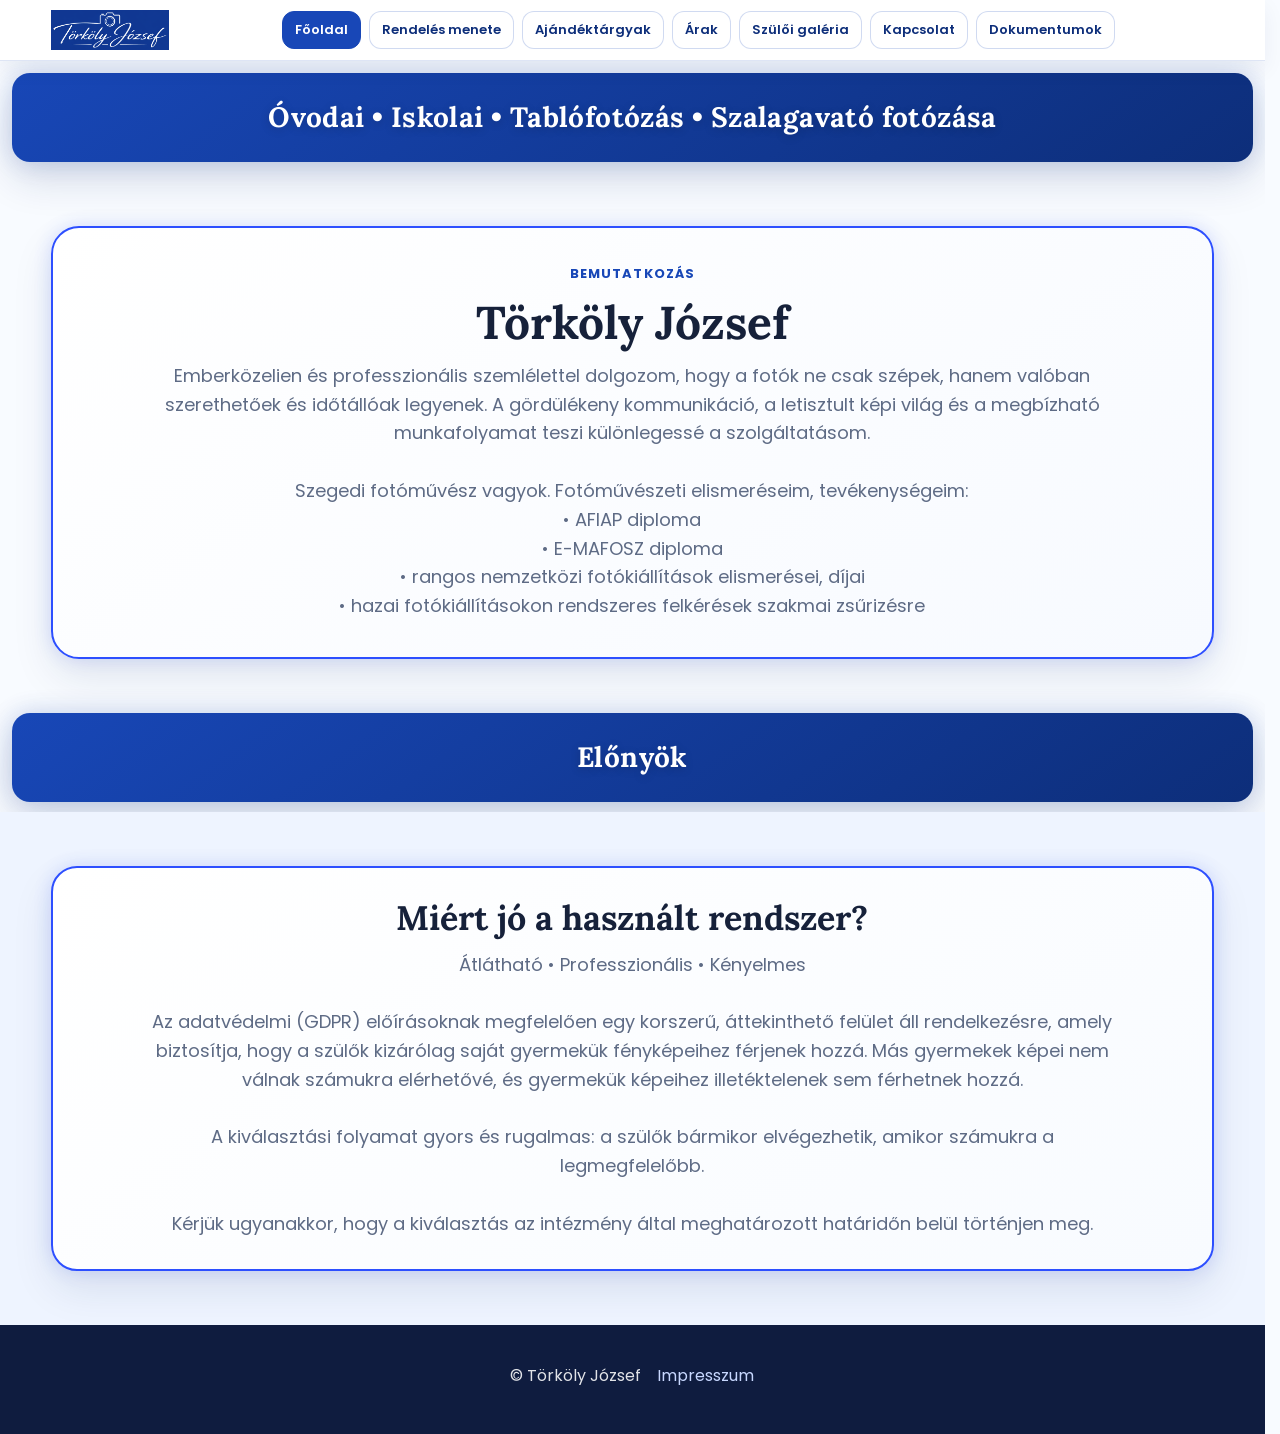
<file: index.html>
<!doctype html>
<html lang="hu">
<head>
  <meta charset="utf-8" />
  <meta name="viewport" content="width=device-width,initial-scale=1" />
  <title>Törköly József Fotó</title>
  <meta name="description" content="Óvodai, iskolai, tablófotózás, szalagavató fotózása" />

  <link rel="preconnect" href="https://fonts.googleapis.com">
  <link rel="preconnect" href="https://fonts.gstatic.com" crossorigin>
  <link href="https://fonts.googleapis.com/css2?family=Lora:wght@600;700&family=Poppins:wght@400;500;600;700&display=swap" rel="stylesheet">

  <link rel="icon" type="image/png" href="kepek/favicon.png">
  <link rel="apple-touch-icon" href="kepek/favicon.png">
  <link rel="stylesheet" href="style.css" />
</head>
<body>

  <header class="header">
    <div class="container header__row">
      <div class="brand" aria-label="Logó">
        <img src="kepek/logo.jpeg" alt="Logó" class="brand__img">
      </div>

      <nav class="nav" aria-label="Fő navigáció">
        <a class="active" href="index.html">Főoldal</a>
        <a href="rendeles-menete.html">Rendelés menete</a>
        <a href="ajandektargyak.html">Ajándéktárgyak</a>
        <a href="arak.html">Árak</a>
        <a href="szuloi-galeria.html">Szülői galéria</a>
        <a href="kapcsolat.html">Kapcsolat</a>
        <a href="dokumentumok.html">Dokumentumok</a>
      </nav>
    </div>
  </header>

  <main>
    <section class="service-strip">
      <div class="container">
        <p>Óvodai • Iskolai • Tablófotózás • Szalagavató fotózása</p>
      </div>
    </section>

    <section class="section">
      <div class="container">
        <div class="intro-card">
          <p class="section-kicker">Bemutatkozás</p>
          <h1>Törköly József</h1>

          <p class="lead intro-lead">
            Emberközelien és professzionális szemlélettel dolgozom, hogy a fotók ne csak szépek,
            hanem valóban szerethetőek és időtállóak legyenek. A gördülékeny kommunikáció, a letisztult
            képi világ és a megbízható munkafolyamat teszi különlegessé a szolgáltatásom.<br><br>
          </p>

          <p class="lead intro-lead">
            Szegedi fotóművész vagyok. Fotóművészeti elismeréseim, tevékenységeim:
          </p>

          <p class="lead intro-lead">
            • AFIAP diploma<br>
            • E-MAFOSZ diploma<br>
            • rangos nemzetközi fotókiállítások elismerései, díjai<br>
            • hazai fotókiállításokon rendszeres felkérések szakmai zsűrizésre
          </p>
        </div>
      </div>
    </section>

    <section class="service-strip">
      <div class="container">
        <p>Előnyök</p>
      </div>
    </section>

    <section class="section section--light">
      <div class="container">
        <div class="feature-card">
          <h2>Miért jó a használt rendszer?</h2>

          <p class="lead intro-lead">
            Átlátható • Professzionális • Kényelmes<br><br>
          </p>

          <p class="lead intro-lead">
            Az adatvédelmi (GDPR) előírásoknak megfelelően egy korszerű, áttekinthető felület áll rendelkezésre,
            amely biztosítja, hogy a szülők kizárólag saját gyermekük fényképeihez férjenek hozzá.
            Más gyermekek képei nem válnak számukra elérhetővé, és gyermekük képeihez illetéktelenek sem férhetnek hozzá.<br><br>
          </p>

          <p class="lead intro-lead">
            A kiválasztási folyamat gyors és rugalmas: a szülők bármikor elvégezhetik,
            amikor számukra a legmegfelelőbb.<br><br>
          </p>

          <p class="lead intro-lead">
            Kérjük ugyanakkor, hogy a kiválasztás az intézmény által meghatározott határidőn belül történjen meg.
          </p>
        </div>
      </div>
    </section>
  </main>

  <footer class="footer">
    <div class="container footer__row">
      <p>© Törköly József</p>
      <a href="impresszum.html">Impresszum</a>
    </div>
  </footer>

</body>
</html>
</file>
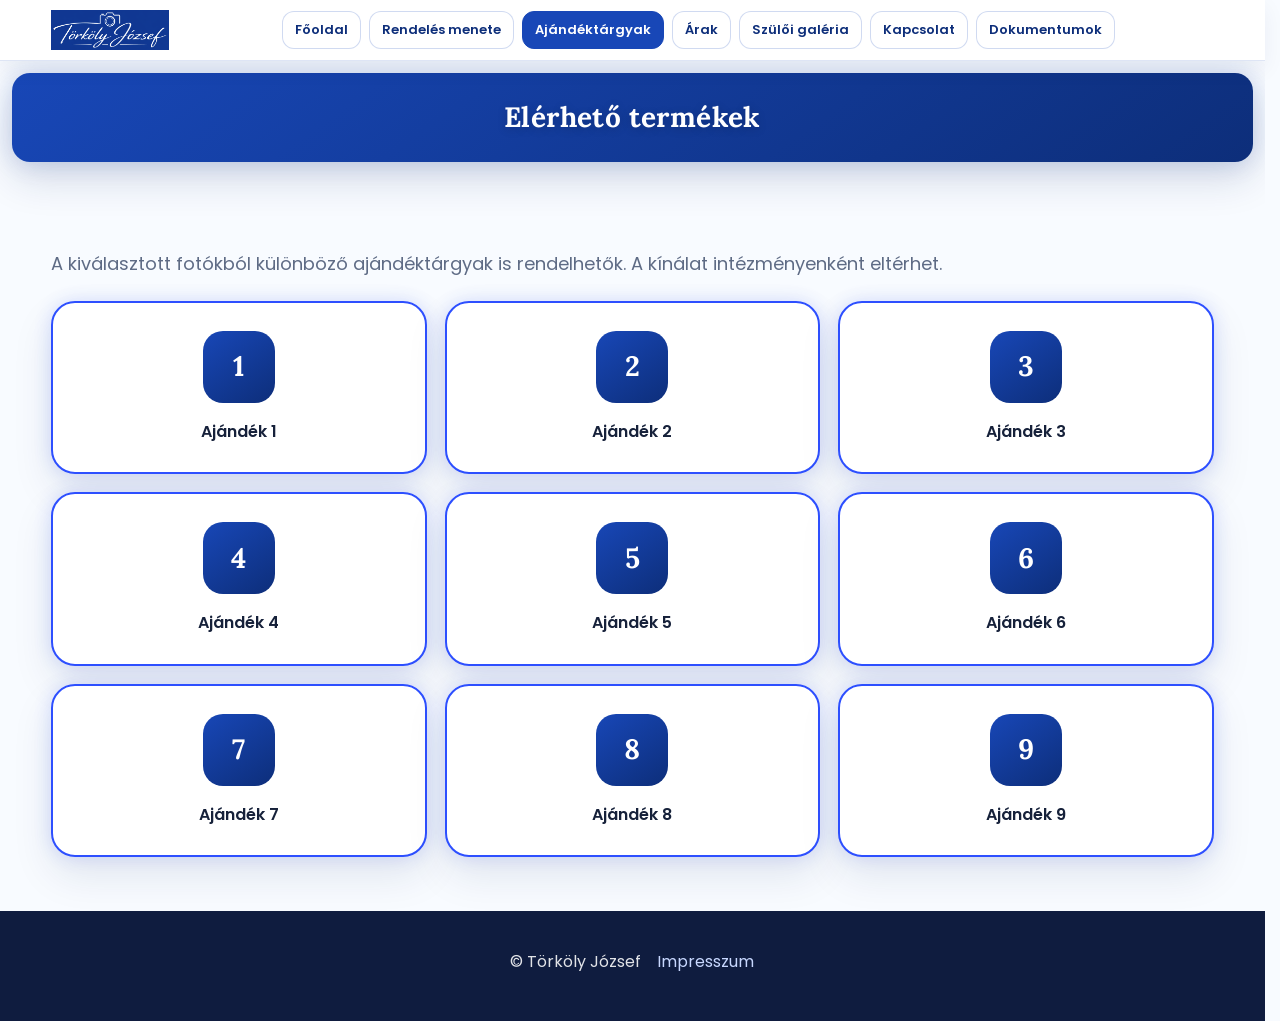
<file: ajandektargyak.html>
<!doctype html>
<html lang="hu">
<head>
  <meta charset="utf-8" />
  <meta name="viewport" content="width=device-width,initial-scale=1" />
  <title>Ajándéktárgyak</title>

  <link rel="preconnect" href="https://fonts.googleapis.com">
  <link rel="preconnect" href="https://fonts.gstatic.com" crossorigin>
  <link href="https://fonts.googleapis.com/css2?family=Lora:wght@600;700&family=Poppins:wght@400;500;600;700&display=swap" rel="stylesheet">

  <link rel="stylesheet" href="style.css" />
</head>
<body>

<header class="header">
  <div class="container header__row">

    <div class="brand" aria-label="Logó">
      <img src="kepek/logo.jpeg" alt="Logó" class="brand__img">
    </div>

    <nav class="nav">
      <a href="index.html">Főoldal</a>
      <a href="rendeles-menete.html">Rendelés menete</a>
      <a class="active" href="ajandektargyak.html">Ajándéktárgyak</a>
      <a href="arak.html">Árak</a>
      <a href="szuloi-galeria.html">Szülői galéria</a>
      <a href="kapcsolat.html">Kapcsolat</a>
      <a href="dokumentumok.html">Dokumentumok</a>
    </nav>

  </div>
</header>

<main>

  <section class="service-strip">
    <div class="container">
      <p>Elérhető termékek</p>
    </div>
  </section>

  <section class="section">
    <div class="container">

      <div class="section-heading">
        
      </div>

      <p class="lead">
        A kiválasztott fotókból különböző ajándéktárgyak is rendelhetők.
        A kínálat intézményenként eltérhet.
      </p>

      <div class="gift-grid">

        <div class="gift-card">
          <div class="gift-number">1</div>
          <p>Ajándék 1</p>
        </div>

        <div class="gift-card">
          <div class="gift-number">2</div>
          <p>Ajándék 2</p>
        </div>

        <div class="gift-card">
          <div class="gift-number">3</div>
          <p>Ajándék 3</p>
        </div>

        <div class="gift-card">
          <div class="gift-number">4</div>
          <p>Ajándék 4</p>
        </div>

        <div class="gift-card">
          <div class="gift-number">5</div>
          <p>Ajándék 5</p>
        </div>

        <div class="gift-card">
          <div class="gift-number">6</div>
          <p>Ajándék 6</p>
        </div>

        <div class="gift-card">
          <div class="gift-number">7</div>
          <p>Ajándék 7</p>
        </div>

        <div class="gift-card">
          <div class="gift-number">8</div>
          <p>Ajándék 8</p>
        </div>

        <div class="gift-card">
          <div class="gift-number">9</div>
          <p>Ajándék 9</p>
        </div>

      </div>

    </div>
  </section>

</main>

<footer class="footer">
  <div class="container footer__row">
    <p>© Törköly József</p>
    <a href="impresszum.html">Impresszum</a>
  </div>
</footer>

</body>
</html>
</file>
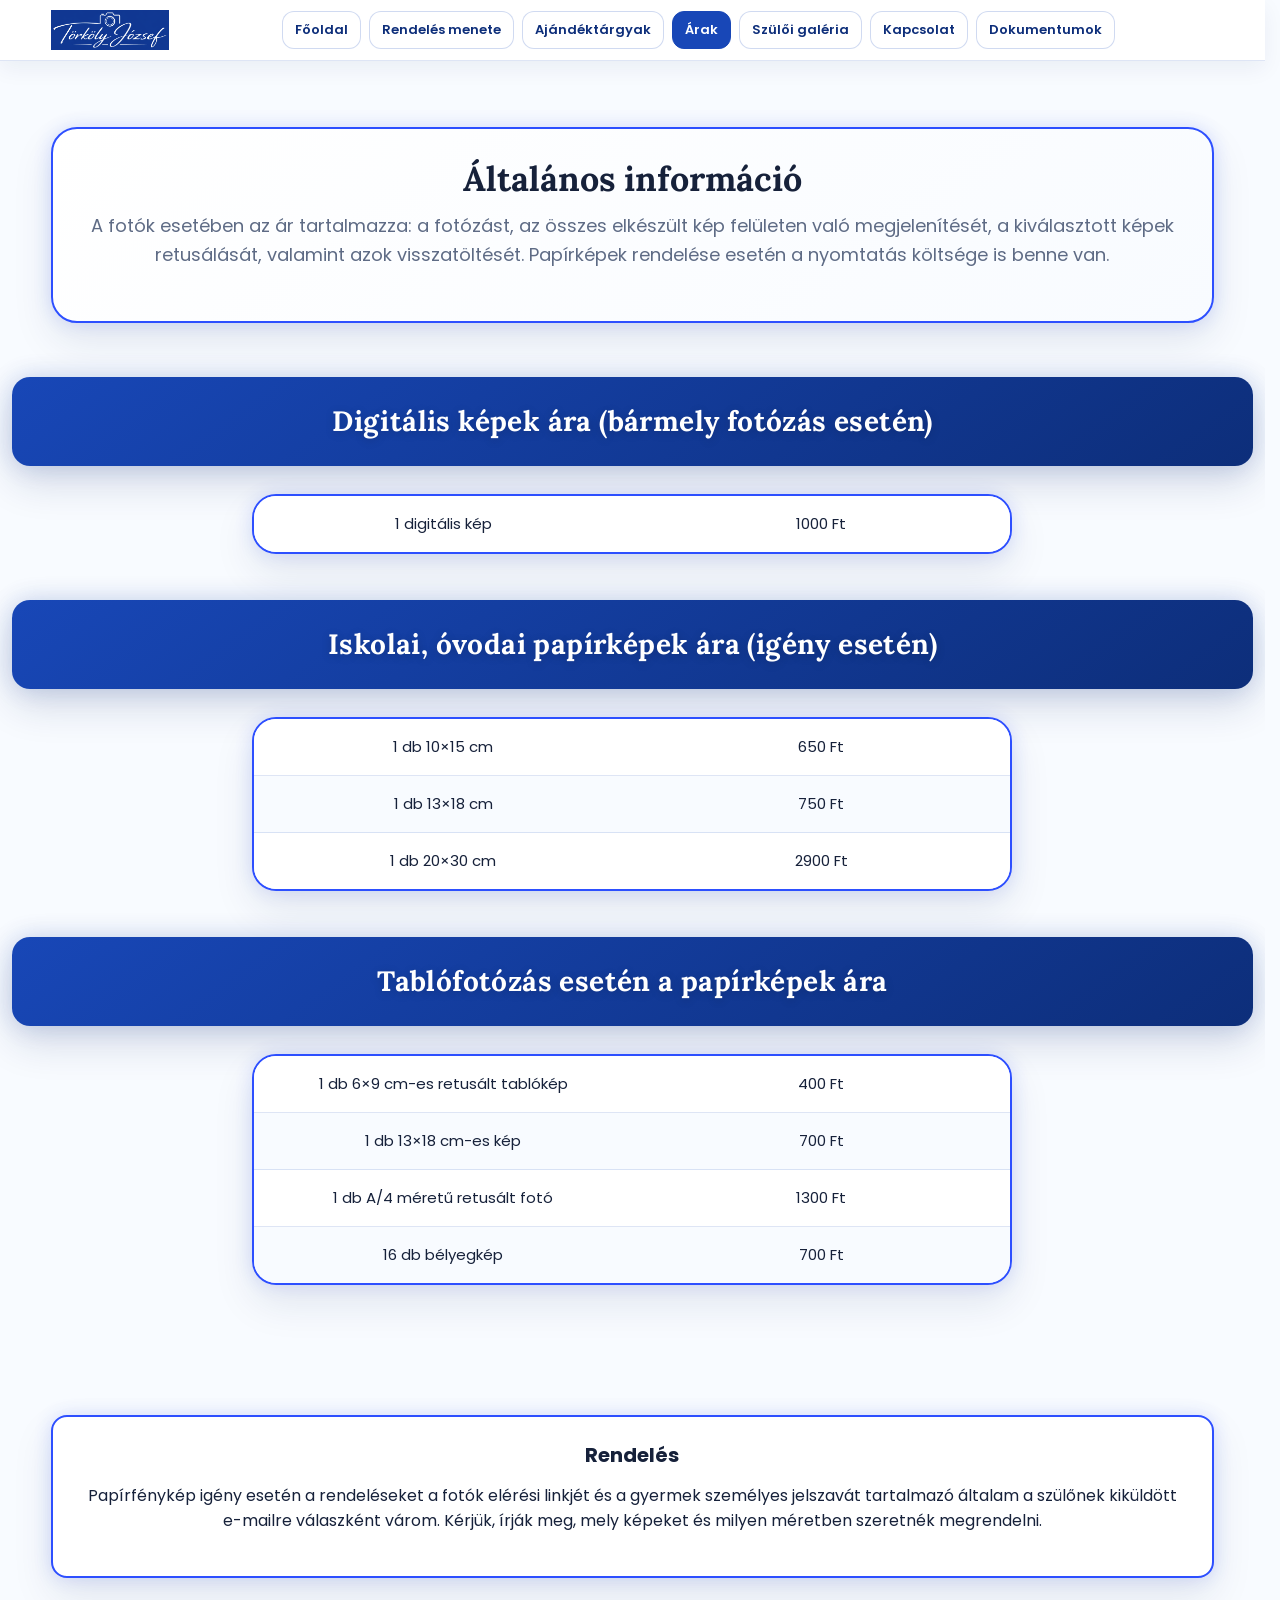
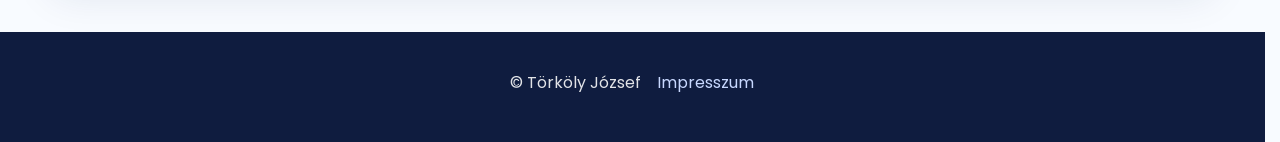
<file: arak.html>
<!doctype html>
<html lang="hu">
<head>
  <meta charset="utf-8" />
  <meta name="viewport" content="width=device-width,initial-scale=1" />
  <title>Árak</title>

  <link rel="preconnect" href="https://fonts.googleapis.com">
  <link rel="preconnect" href="https://fonts.gstatic.com" crossorigin>
  <link href="https://fonts.googleapis.com/css2?family=Lora:wght@600;700&family=Poppins:wght@400;500;600;700&display=swap" rel="stylesheet">

  <link rel="icon" type="image/png" href="kepek/favicon.png">
  <link rel="apple-touch-icon" href="kepek/favicon.png">
  <link rel="stylesheet" href="style.css" />
</head>
<body>

<header class="header">
  <div class="container header__row">

    <div class="brand" aria-label="Logó">
      <img src="kepek/logo.jpeg" alt="Logó" class="brand__img">
    </div>

    <nav class="nav" aria-label="Fő navigáció">
      <a href="index.html">Főoldal</a>
      <a href="rendeles-menete.html">Rendelés menete</a>
      <a href="ajandektargyak.html">Ajándéktárgyak</a>
      <a class="active" href="arak.html">Árak</a>
      <a href="szuloi-galeria.html">Szülői galéria</a>
      <a href="kapcsolat.html">Kapcsolat</a>
      <a href="dokumentumok.html">Dokumentumok</a>
    </nav>

  </div>
</header>

<main>

  <section class="section">
    <div class="container">

      <div class="feature-card">
        <h2>Általános információ</h2>

        <p class="lead">
          A fotók esetében az ár tartalmazza: a fotózást, az összes elkészült kép
          felületen való megjelenítését, a kiválasztott képek retusálását,
          valamint azok visszatöltését. Papírképek rendelése esetén a nyomtatás költsége is benne van.
        </p>
      </div>

    </div>
  </section>

  <section class="service-strip price-strip">
    <div class="container">
      <p>Digitális képek ára (bármely fotózás esetén)</p>
    </div>
  </section>

  <section class="section price-section">
    <div class="container">

      <div class="price-table-wrap">
        <table class="price-table">
          <tbody>
            <tr>
              <td>1 digitális kép</td>
              <td>1000 Ft</td>
            </tr>
          </tbody>
        </table>
      </div>

    </div>
  </section>

  <section class="service-strip price-strip">
    <div class="container">
      <p>Iskolai, óvodai papírképek ára (igény esetén)</p>
    </div>
  </section>

  <section class="section price-section">
    <div class="container">

      <div class="price-table-wrap">
        <table class="price-table">
          <tbody>
            <tr>
              <td>1 db 10×15 cm</td>
              <td>650 Ft</td>
            </tr>
            <tr>
              <td>1 db 13×18 cm</td>
              <td>750 Ft</td>
            </tr>
            <tr>
              <td>1 db 20×30 cm</td>
              <td>2900 Ft</td>
            </tr>
          </tbody>
        </table>
      </div>

    </div>
  </section>

  <section class="service-strip price-strip">
    <div class="container">
      <p>Tablófotózás esetén a papírképek ára</p>
    </div>
  </section>

  <section class="section price-section">
    <div class="container">

      <div class="price-table-wrap">
        <table class="price-table">
          <tbody>
            <tr>
              <td>1 db 6×9 cm-es retusált tablókép</td>
              <td>400 Ft</td>
            </tr>
            <tr>
              <td>1 db 13×18 cm-es kép</td>
              <td>700 Ft</td>
            </tr>
            <tr>
              <td>1 db A/4 méretű retusált fotó</td>
              <td>1300 Ft</td>
            </tr>
            <tr>
              <td>16 db bélyegkép</td>
              <td>700 Ft</td>
            </tr>
          </tbody>
        </table>
      </div>

    </div>
  </section>

  <section class="section">
    <div class="container">

      <div class="info-panel">
        <h3>Rendelés</h3>
        <p>
          Papírfénykép igény esetén a rendeléseket a fotók elérési linkjét és a gyermek
          személyes jelszavát tartalmazó általam a szülőnek kiküldött e-mailre válaszként várom.
          Kérjük, írják meg, mely képeket és milyen méretben szeretnék megrendelni.
        </p>
      </div>

    </div>
  </section>

</main>

<footer class="footer">
  <div class="container footer__row">
    <p>© Törköly József</p>
    <a href="impresszum.html">Impresszum</a>
  </div>
</footer>

</body>
</html>
</file>
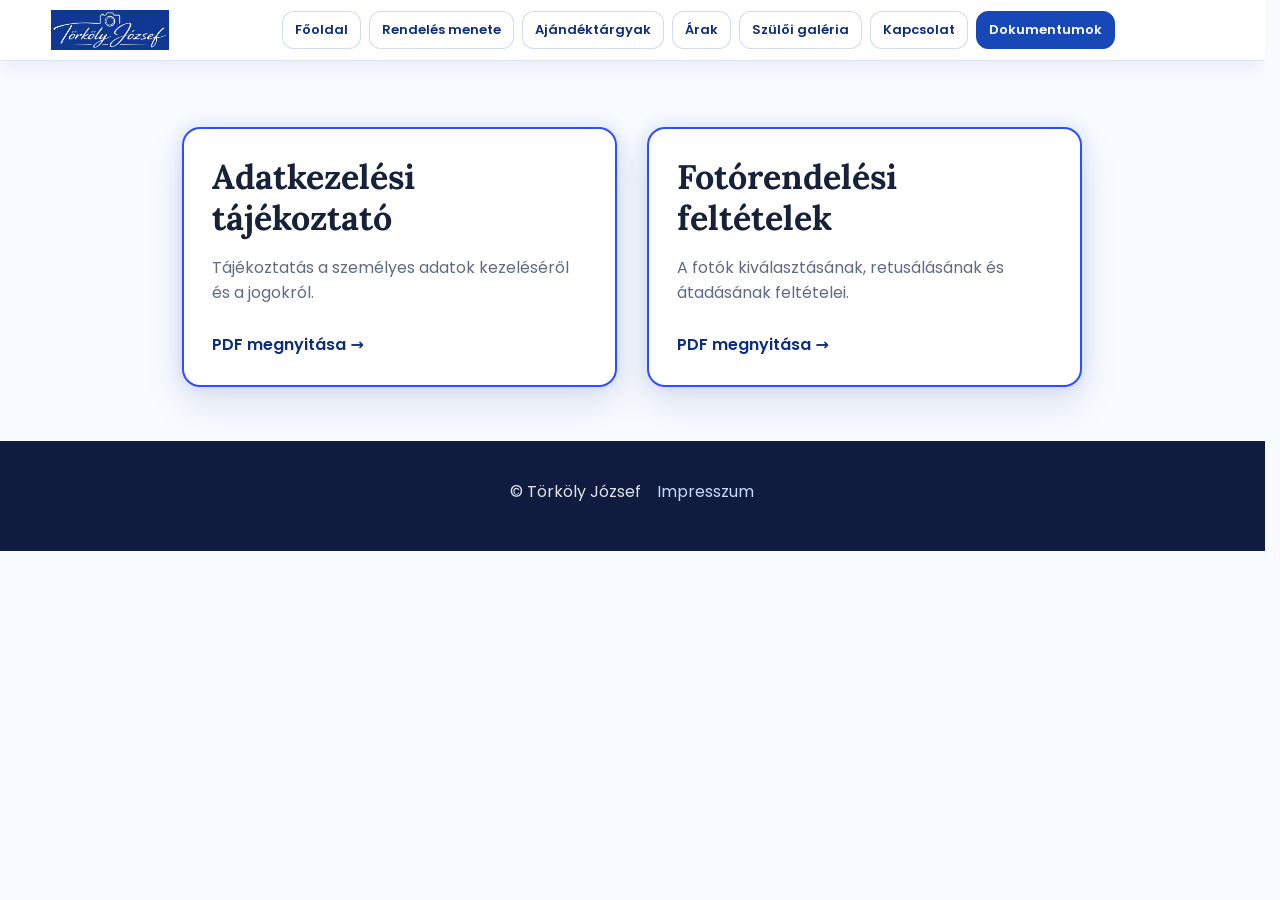
<file: dokumentumok.html>
<!DOCTYPE html>
<html lang="hu">
<head>
  <meta charset="UTF-8">
  <meta name="viewport" content="width=device-width, initial-scale=1.0">
  <title>Dokumentumok</title>

  <link rel="preconnect" href="https://fonts.googleapis.com">
  <link rel="preconnect" href="https://fonts.gstatic.com" crossorigin>
  <link href="https://fonts.googleapis.com/css2?family=Lora:wght@600;700&family=Poppins:wght@400;500;600;700&display=swap" rel="stylesheet">

  <link rel="icon" type="image/png" href="kepek/favicon.png">
  <link rel="apple-touch-icon" href="kepek/favicon.png">
  <link rel="stylesheet" href="style.css">
</head>
<body>

  <header class="header">
    <div class="container header__row">

      <div class="brand" aria-label="Logó">
        <img src="kepek/logo.jpeg" alt="Logó" class="brand__img">
      </div>

      <nav class="nav" aria-label="Fő navigáció">
        <a href="index.html">Főoldal</a>
        <a href="rendeles-menete.html">Rendelés menete</a>
        <a href="ajandektargyak.html">Ajándéktárgyak</a>
        <a href="arak.html">Árak</a>
        <a href="szuloi-galeria.html">Szülői galéria</a>
        <a href="kapcsolat.html">Kapcsolat</a>
        <a class="active" href="dokumentumok.html">Dokumentumok</a>
      </nav>

    </div>
  </header>

  <main class="section">
    <div class="container">

      <div class="docs-container">

        <a href="documents/adatkezelesi_tajekoztato.pdf" target="_blank" class="doc-card">
          <h2>Adatkezelési tájékoztató</h2>
          <p>Tájékoztatás a személyes adatok kezeléséről és a jogokról.</p>
          <span class="doc-open">PDF megnyitása →</span>
        </a>

        <a href="documents/fotorendelesi_feltetelek.pdf" target="_blank" class="doc-card">
          <h2>Fotórendelési feltételek</h2>
          <p>A fotók kiválasztásának, retusálásának és átadásának feltételei.</p>
          <span class="doc-open">PDF megnyitása →</span>
        </a>

      </div>

    </div>
  </main>

  <footer class="footer">
    <div class="container footer__row">
      <p>© Törköly József</p>
      <a href="impresszum.html">Impresszum</a>
    </div>
  </footer>

</body>
</html>
</file>
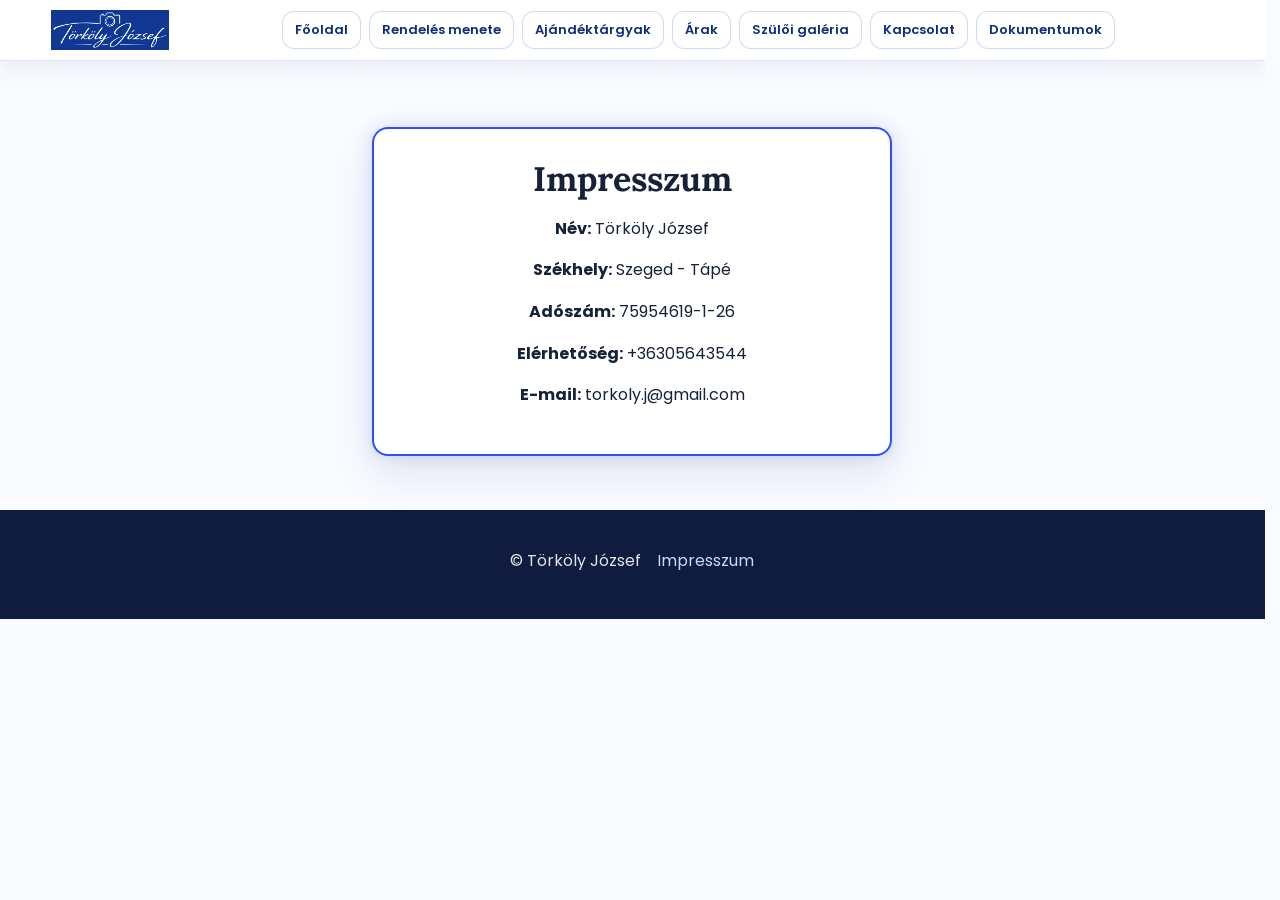
<file: impresszum.html>
<!doctype html>
<html lang="hu">
<head>
  <meta charset="utf-8" />
  <meta name="viewport" content="width=device-width,initial-scale=1" />
  <title>Impresszum</title>

  <link rel="preconnect" href="https://fonts.googleapis.com">
  <link rel="preconnect" href="https://fonts.gstatic.com" crossorigin>
  <link href="https://fonts.googleapis.com/css2?family=Lora:wght@600;700&family=Poppins:wght@400;500;600;700&display=swap" rel="stylesheet">

  <link rel="icon" type="image/png" href="kepek/favicon.png">
  <link rel="apple-touch-icon" href="kepek/favicon.png">
  <link rel="stylesheet" href="style.css" />
</head>
<body>

  <header class="header">
    <div class="container header__row">
      <div class="brand" aria-label="Logó">
        <img src="kepek/logo.jpeg" alt="Logó" class="brand__img">
      </div>

      <nav class="nav" aria-label="Fő navigáció">
        <a href="index.html">Főoldal</a>
        <a href="rendeles-menete.html">Rendelés menete</a>
        <a href="ajandektargyak.html">Ajándéktárgyak</a>
        <a href="arak.html">Árak</a>
        <a href="szuloi-galeria.html">Szülői galéria</a>
        <a href="kapcsolat.html">Kapcsolat</a>
        <a href="dokumentumok.html">Dokumentumok</a>
      </nav>
    </div>
  </header>

  <main class="section">
    <div class="container">
      <div class="contact-card">
        <h2>Impresszum</h2>
        <p><strong>Név:</strong> Törköly József</p>
        <p><strong>Székhely:</strong> Szeged - Tápé</p>
        <p><strong>Adószám:</strong> 75954619-1-26</p>
        <p><strong>Elérhetőség:</strong> +36305643544</p>
        <p><strong>E-mail:</strong> torkoly.j@gmail.com</p>
      </div>
    </div>
  </main>

  <footer class="footer">
    <div class="container footer__row">
      <p>© Törköly József</p>
      <a href="impresszum.html">Impresszum</a>
    </div>
  </footer>

</body>
</html>
</file>
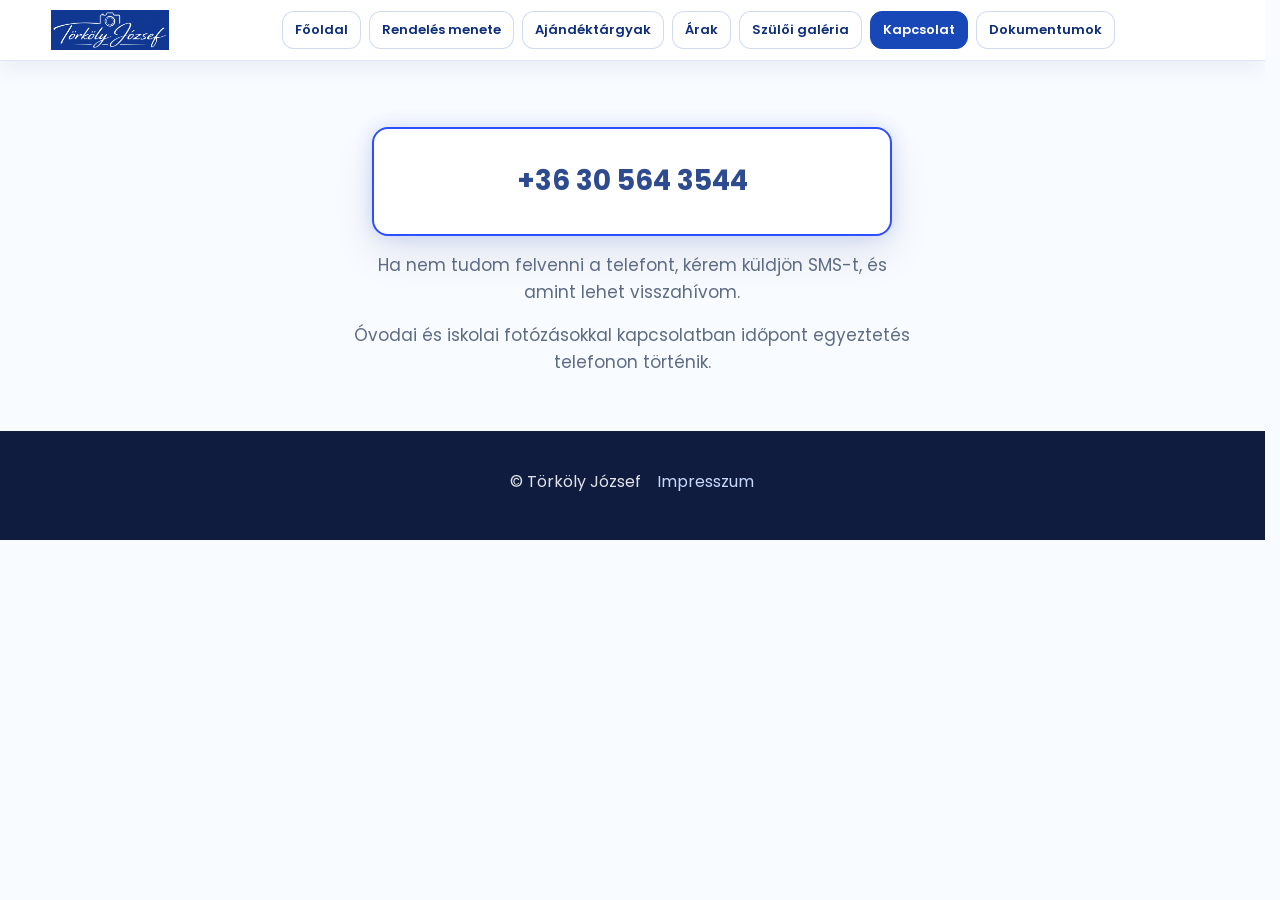
<file: kapcsolat.html>
<!doctype html>
<html lang="hu">
<head>
  <meta charset="utf-8" />
  <meta name="viewport" content="width=device-width,initial-scale=1" />
  <title>Kapcsolat</title>

  <link rel="preconnect" href="https://fonts.googleapis.com">
  <link rel="preconnect" href="https://fonts.gstatic.com" crossorigin>
  <link href="https://fonts.googleapis.com/css2?family=Lora:wght@600;700&family=Poppins:wght@400;500;600;700&display=swap" rel="stylesheet">

  <link rel="icon" type="image/png" href="kepek/favicon.png">
  <link rel="apple-touch-icon" href="kepek/favicon.png">
  <link rel="stylesheet" href="style.css" />
</head>
<body>

<header class="header">
  <div class="container header__row">

    <div class="brand" aria-label="Logó">
      <img src="kepek/logo.jpeg" alt="Logó" class="brand__img">
    </div>

    <nav class="nav">
      <a href="index.html">Főoldal</a>
      <a href="rendeles-menete.html">Rendelés menete</a>
      <a href="ajandektargyak.html">Ajándéktárgyak</a>
      <a href="arak.html">Árak</a>
      <a href="szuloi-galeria.html">Szülői galéria</a>
      <a class="active" href="kapcsolat.html">Kapcsolat</a>
      <a href="dokumentumok.html">Dokumentumok</a>
    </nav>

  </div>
</header>

<main class="section">

  <div class="container">

    <div class="contact-card">

      <a class="contact-phone" href="tel:+36305643544">
        +36 30 564 3544
      </a>

    </div>

    <p class="contact-note">
      Ha nem tudom felvenni a telefont, kérem küldjön SMS-t,
      és amint lehet visszahívom.
    </p>

    <p class="contact-note">
      Óvodai és iskolai fotózásokkal kapcsolatban
      időpont egyeztetés telefonon történik.
    </p>

  </div>

</main>

<footer class="footer">
  <div class="container footer__row">
    <p>© Törköly József</p>
    <a href="impresszum.html">Impresszum</a>
  </div>
</footer>

</body>
</html>
</file>
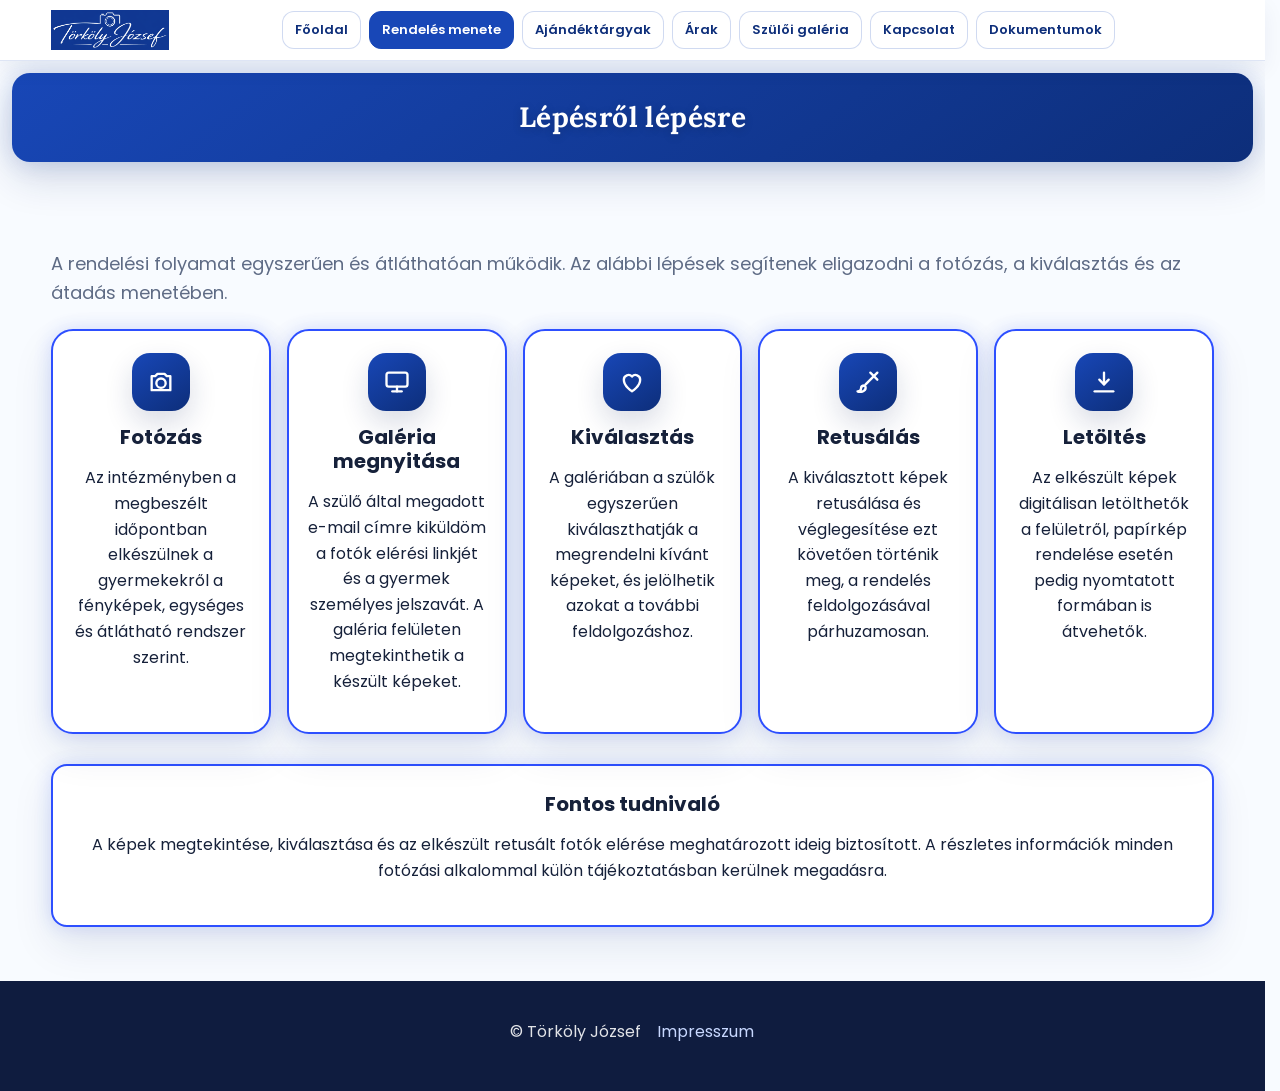
<file: rendeles-menete.html>
<!doctype html>
<html lang="hu">
<head>
  <meta charset="utf-8" />
  <meta name="viewport" content="width=device-width,initial-scale=1" />
  <title>Rendelés menete</title>

  <link rel="preconnect" href="https://fonts.googleapis.com">
  <link rel="preconnect" href="https://fonts.gstatic.com" crossorigin>
  <link href="https://fonts.googleapis.com/css2?family=Lora:wght@600;700&family=Poppins:wght@400;500;600;700&display=swap" rel="stylesheet">

  <link rel="icon" type="image/png" href="kepek/favicon.png">
  <link rel="apple-touch-icon" href="kepek/favicon.png">
  <link rel="stylesheet" href="style.css" />
</head>
<body>

  <header class="header">
    <div class="container header__row">

      <div class="brand" aria-label="Logó">
        <img src="kepek/logo.jpeg" alt="Logó" class="brand__img">
      </div>

      <nav class="nav" aria-label="Fő navigáció">
        <a href="index.html">Főoldal</a>
        <a class="active" href="rendeles-menete.html">Rendelés menete</a>
        <a href="ajandektargyak.html">Ajándéktárgyak</a>
        <a href="arak.html">Árak</a>
        <a href="szuloi-galeria.html">Szülői galéria</a>
        <a href="kapcsolat.html">Kapcsolat</a>
        <a href="dokumentumok.html">Dokumentumok</a>
      </nav>

    </div>
  </header>

  <main>

    <section class="service-strip">
      <div class="container">
        <p>Lépésről lépésre</p>
      </div>
    </section>

    <section class="section">
      <div class="container">

        <div class="section-heading">
          
        </div>

        <p class="lead">
          A rendelési folyamat egyszerűen és átláthatóan működik.
          Az alábbi lépések segítenek eligazodni a fotózás, a kiválasztás és az átadás menetében.
        </p>

        <div class="steps">

          <div class="step-card">
  <div class="step-icon">
    <svg viewBox="0 0 24 24" aria-hidden="true">
      <path d="M4 7h3l2-2h6l2 2h3v12H4z"/>
      <circle cx="12" cy="13" r="4"/>
    </svg>
  </div>
  <h3>Fotózás</h3>
  <p>
    Az intézményben a megbeszélt időpontban elkészülnek a gyermekekről a fényképek, egységes és átlátható rendszer szerint.
  </p>
</div>

<div class="step-card">
  <div class="step-icon">
    <svg viewBox="0 0 24 24" aria-hidden="true">
      <rect x="3" y="4" width="18" height="12" rx="2"/>
      <path d="M8 20h8"/>
      <path d="M12 16v4"/>
    </svg>
  </div>
  <h3>Galéria megnyitása</h3>
  <p>
    A szülő által megadott e-mail címre kiküldöm a fotók elérési linkjét és a gyermek személyes jelszavát. A galéria felületen megtekinthetik a készült képeket.
  </p>
</div>

<div class="step-card">
  <div class="step-icon">
    <svg viewBox="0 0 24 24" aria-hidden="true">
      <path d="M12 20s-7-4.35-7-10a4 4 0 0 1 7-2.65A4 4 0 0 1 19 10c0 5.65-7 10-7 10z"/>
    </svg>
  </div>
  <h3>Kiválasztás</h3>
  <p>
    A galériában a szülők egyszerűen kiválaszthatják a megrendelni kívánt képeket, és jelölhetik azokat a további feldolgozáshoz.
  </p>
</div>

<div class="step-card">
  <div class="step-icon">
    <svg viewBox="0 0 24 24" aria-hidden="true">
      <path d="M14 4l6 6"/>
      <path d="M10 14 20 4"/>
      <path d="M9 15c-1.5 0-3 .8-3 2.5S4.5 20 3 20c2 1 7 .5 7-3 0-.7-.3-1.4-1-2z"/>
    </svg>
  </div>
  <h3>Retusálás</h3>
  <p>
    A kiválasztott képek retusálása és véglegesítése ezt követően történik meg, a rendelés feldolgozásával párhuzamosan.
  </p>
</div>

<div class="step-card">
  <div class="step-icon">
    <svg viewBox="0 0 24 24" aria-hidden="true">
      <path d="M12 4v10"/>
      <path d="m8 10 4 4 4-4"/>
      <path d="M4 20h16"/>
    </svg>
  </div>
  <h3>Letöltés</h3>
  <p>
    Az elkészült képek digitálisan letölthetők a felületről, papírkép rendelése esetén pedig nyomtatott formában is átvehetők.
  </p>
</div>
        </div>

        <div class="info-panel">
          <h3>Fontos tudnivaló</h3>
          <p>
            A képek megtekintése, kiválasztása és az elkészült retusált fotók elérése
            meghatározott ideig biztosított. A részletes információk minden fotózási alkalommal
            külön tájékoztatásban kerülnek megadásra.
          </p>
        </div>

      </div>
    </section>

  </main>

  <footer class="footer">
    <div class="container footer__row">
      <p>© Törköly József</p>
      <a href="impresszum.html">Impresszum</a>
    </div>
  </footer>

</body>
</html>
</file>
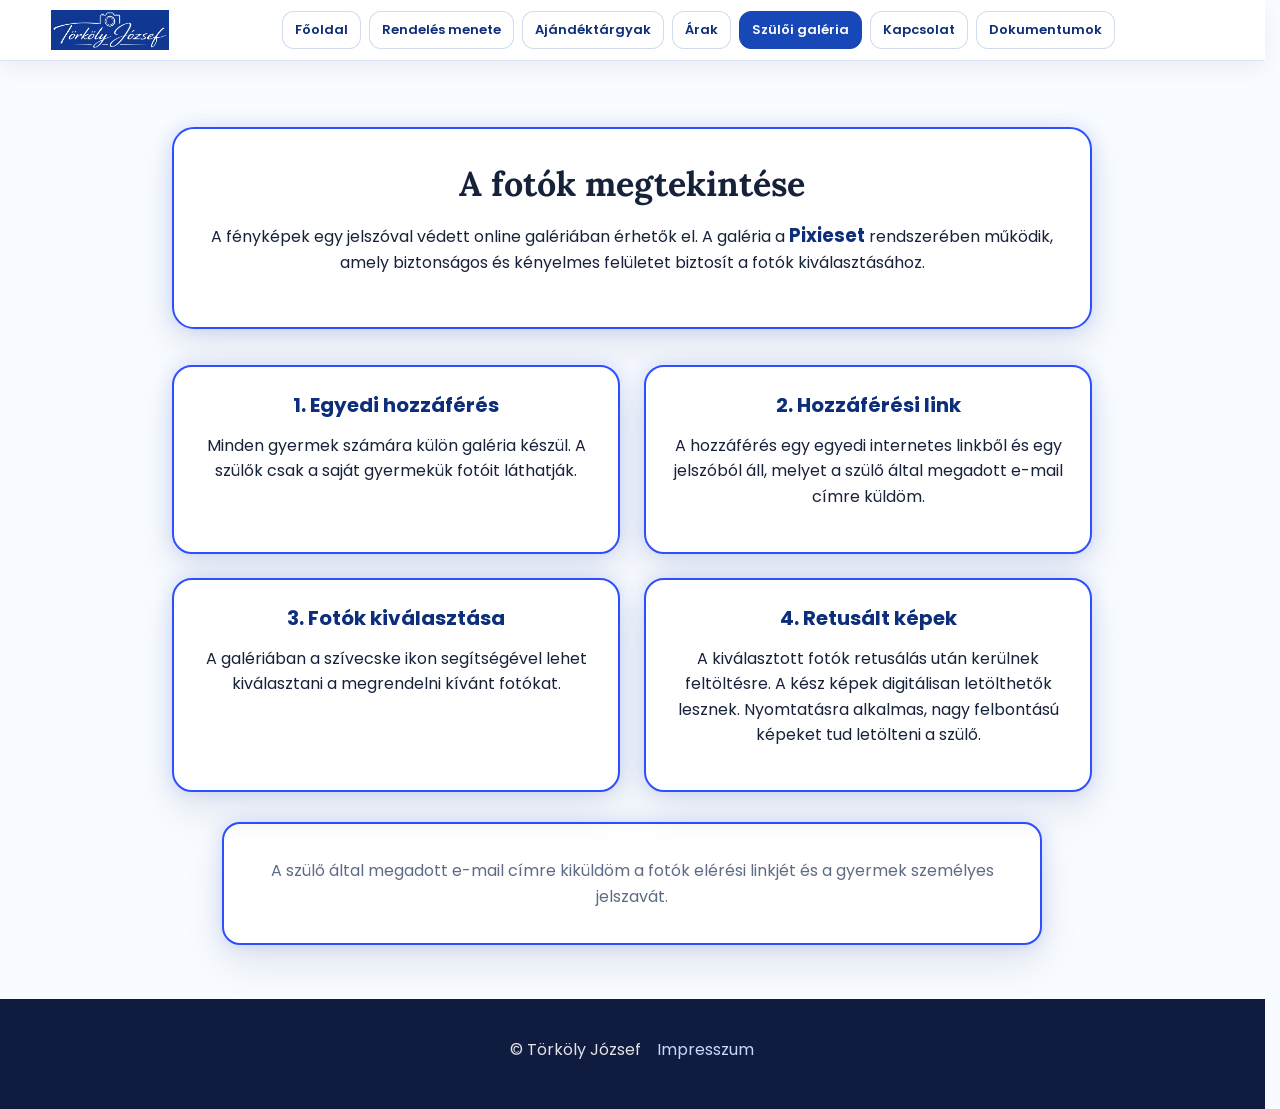
<file: szuloi-galeria.html>
<!DOCTYPE html>
<html lang="hu">
<head>
  <meta charset="UTF-8">
  <meta name="viewport" content="width=device-width, initial-scale=1.0">
  <title>Szülői galéria</title>

  <link rel="preconnect" href="https://fonts.googleapis.com">
  <link rel="preconnect" href="https://fonts.gstatic.com" crossorigin>
  <link href="https://fonts.googleapis.com/css2?family=Lora:wght@600;700&family=Poppins:wght@400;500;600;700&display=swap" rel="stylesheet">

  <link rel="icon" type="image/png" href="kepek/favicon.png">
  <link rel="apple-touch-icon" href="kepek/favicon.png">
  <link rel="stylesheet" href="style.css">
</head>

<body>

  <header class="header">
    <div class="container header__row">

      <div class="brand" aria-label="Logó">
        <img src="kepek/logo.jpeg" alt="Logó" class="brand__img">
      </div>

      <nav class="nav" aria-label="Fő navigáció">
        <a href="index.html">Főoldal</a>
        <a href="rendeles-menete.html">Rendelés menete</a>
        <a href="ajandektargyak.html">Ajándéktárgyak</a>
        <a href="arak.html">Árak</a>
        <a class="active" href="szuloi-galeria.html">Szülői galéria</a>
        <a href="kapcsolat.html">Kapcsolat</a>
        <a href="dokumentumok.html">Dokumentumok</a>
      </nav>

    </div>
  </header>

  <main class="section">
    <div class="container">

      <div class="gallery-info-card">
        <h2 class="gallery-main-title">A fotók megtekintése</h2>

        <p>
          A fényképek egy jelszóval védett online galériában érhetők el.
          A galéria a <span class="pixieset-highlight">Pixieset</span> rendszerében működik, amely biztonságos és
          kényelmes felületet biztosít a fotók kiválasztásához.
        </p>
      </div>

      <div class="gallery-info-grid">

        <div class="info-card">
          <h3>1. Egyedi hozzáférés</h3>
          <p>
            Minden gyermek számára külön galéria készül.
            A szülők csak a saját gyermekük fotóit láthatják.
          </p>
        </div>

        <div class="info-card">
          <h3>2. Hozzáférési link</h3>
          <p>
            A hozzáférés egy egyedi internetes linkből és egy jelszóból áll, melyet a szülő által megadott e-mail címre küldöm.
          </p>
        </div>

        <div class="info-card">
          <h3>3. Fotók kiválasztása</h3>
          <p>
            A galériában a szívecske ikon segítségével lehet kiválasztani
            a megrendelni kívánt fotókat.
          </p>
        </div>

        <div class="info-card">
          <h3>4. Retusált képek</h3>
          <p>
            A kiválasztott fotók retusálás után kerülnek feltöltésre.
            A kész képek digitálisan letölthetők lesznek.
            Nyomtatásra alkalmas, nagy felbontású képeket tud letölteni a szülő.
          </p>
        </div>

      </div>

      <div class="gallery-note">
        <p>
          A szülő által megadott e-mail címre kiküldöm a fotók elérési linkjét és a gyermek személyes jelszavát. 
        </p>
      </div>

    </div>
  </main>

  <footer class="footer">
    <div class="container footer__row">
      <p>© Törköly József</p>
      <a href="impresszum.html">Impresszum</a>
    </div>
  </footer>

</body>
</html>
</file>
<file: style.css>
:root{
  --blue: #1847b7;
  --blue-dark: #0d2e7a;
  --blue-soft: #eef4ff;
  --text: #16213a;
  --muted: #5e6b85;
  --white: #ffffff;
  --line: rgba(24, 71, 183, 0.14);
  --radius: 22px;
}

*{
  box-sizing: border-box;
}

html{
  scroll-behavior: smooth;
  scrollbar-gutter: stable;
}

body{
  margin: 0;
  font-family: "Poppins", system-ui, sans-serif;
  color: var(--text);
  background: #f8fbff;
  line-height: 1.6;
}

img{
  max-width: 100%;
  height: auto;
  display: block;
}

.container{
  width: min(1180px, 92%);
  margin: 0 auto;
}

/* =========================
   ALAP TYPOGRÁFIA
========================= */

h1, h2, h3{
  margin: 0 0 12px;
  line-height: 1.2;
}

h1, h2{
  font-family: "Lora", serif;
}

h1{
  font-size: 46px;
}

h2{
  font-size: 34px;
}

h3{
  font-size: 20px;
}

.section-kicker{
  margin: 0 0 10px;
  color: var(--blue);
  text-transform: uppercase;
  letter-spacing: 1.1px;
  font-size: 13px;
  font-weight: 700;
}

.lead{
  font-size: 18px;
  color: var(--muted);
  margin: 0 0 22px;
}

/* =========================
   FEJLÉC - összes oldal
========================= */

.header{
  position: sticky;
  top: 0;
  z-index: 1000;
  background: rgba(255,255,255,0.96);
  backdrop-filter: blur(10px);
  border-bottom: 1px solid var(--line);
  box-shadow: 0 8px 22px rgba(20, 42, 90, 0.06);
  margin-bottom: 12px;
}

.header__row{
  display: flex;
  align-items: center;
  justify-content: space-between;
  gap: 14px;
  padding: 10px 0;
  flex-wrap: nowrap;
}

.brand{
  display: flex;
  align-items: center;
  flex: 0 0 auto;
}

.brand__img{
  height: 40px;
  width: auto;
  max-width: 160px;
  object-fit: contain;
  display: block;
}

.nav{
  display: flex;
  align-items: center;
  justify-content: center;
  flex-wrap: wrap;
  gap: 8px;
  width: 100%;
}

.nav a{
  min-height: 38px;
  display: inline-flex;
  align-items: center;
  justify-content: center;
  text-decoration: none;
  color: var(--blue-dark);
  font-size: 13px;
  font-weight: 600;
  padding: 8px 12px;
  border-radius: 12px;
  border: 1px solid rgba(24, 71, 183, 0.20);
  background: #ffffff;
  transition: 0.2s ease;
}

.nav a:hover{
  background: var(--blue-soft);
  color: var(--blue-dark);
  border-color: rgba(24, 71, 183, 0.35);
}

.nav a.active{
  background: var(--blue);
  color: var(--white);
  border-color: var(--blue);
}

/* =========================
   SZEKCIÓK - általános
========================= */

.section{
  padding: 54px 0;
}

.section--light{
  background: var(--blue-soft);
}

.section-heading{
  margin-bottom: 24px;
}

.section-heading h2{
  margin-bottom: 0;
}

/* =========================
   KÉK CÍMSÁV - több aloldal
========================= */

.service-strip{
  background: linear-gradient(145deg, var(--blue), var(--blue-dark));
  box-shadow:
    0 16px 40px rgba(18, 40, 92, 0.16),
    0 0 24px rgba(24, 71, 183, 0.18);
  text-align: center;
  padding: 22px 0;
  border-radius: 18px;
  margin: 0 auto 10px;
  width: calc(100% - 24px);
}

.service-strip p{
  margin: 0;
  color: var(--white);
  font-family: "Lora", serif;
  font-size: 28px;
  font-weight: 700;
  letter-spacing: 0.4px;
  text-shadow: 0 2px 10px rgba(0,0,0,0.18);
}

/* =========================
   FŐOLDAL - index.html
========================= */

.intro-card{
  width: 100%;
  background: linear-gradient(145deg, #ffffff, #f7faff);
  border-radius: 28px;
  padding: 36px 32px;
  text-align: center;
}

.intro-lead{
  max-width: 980px;
  margin: 0 auto;
}

.feature-card{
  background: linear-gradient(145deg, #ffffff, #f8fbff);
  border-radius: 26px;
  padding: 30px 24px;
  text-align: center;
}

.feature-card h2{
  text-align: center;
}

.info-list{
  display: grid;
  gap: 14px;
  justify-items: center;
}

.info-item{
  width: 100%;
  max-width: 320px;
  min-height: 64px;
  display: flex;
  align-items: center;
  justify-content: center;
  border: 1px solid var(--line);
  border-radius: 18px;
  padding: 14px 20px;
  background: #fbfdff;
  text-align: center;
}

.info-item strong{
  display: block;
  margin: 0;
  color: var(--blue-dark);
}

.info-item span{
  display: none;
}

.gift-grid{
  display: grid;
  grid-template-columns: repeat(3, 1fr);
  gap: 18px;
}

.gift-grid--compact{
  margin-top: 8px;
}

.gift-card{
  background: var(--white);
  border-radius: 24px;
  padding: 28px 20px;
  text-align: center;
}

.gift-number{
  width: 72px;
  height: 72px;
  border-radius: 20px;
  background: linear-gradient(145deg, var(--blue), var(--blue-dark));
  color: var(--white);
  display: grid;
  place-items: center;
  font-family: "Lora", serif;
  font-size: 28px;
  font-weight: 700;
  margin: 0 auto 16px;
}

.gift-card p{
  margin: 0;
  font-weight: 600;
  color: var(--text);
}

.home-icon,
.step-icon{
  width: 58px;
  height: 58px;
  border-radius: 18px;
  background: linear-gradient(145deg, var(--blue), var(--blue-dark));
  display: grid;
  place-items: center;
  margin: 0 auto 14px;
  box-shadow: 0 12px 28px rgba(18, 40, 92, 0.16);
}

.home-icon svg,
.step-icon svg{
  width: 28px;
  height: 28px;
  stroke: #fff;
  stroke-width: 2;
  fill: none;
  stroke-linecap: round;
  stroke-linejoin: round;
}

.home-card-icon{
  margin: 0 auto 16px;
}

/* =========================
   RENDELÉS MENETE - rendeles-menete.html
========================= */

.steps{
  display: grid;
  grid-template-columns: repeat(5, 1fr);
  gap: 16px;
}

.step-card{
  background: var(--white);
  border-radius: var(--radius);
  padding: 22px 18px;
  text-align: center;
}

.info-panel{
  margin-top: 30px;
  background: #ffffff;
  border-radius: 16px;
  padding: 26px;
  border-left: 5px solid #2f4b8f;
  text-align: center;
}

.info-panel h3,
.info-panel p{
  text-align: center;
}

.info-panel h3{
  margin-top: 0;
  margin-bottom: 10px;
}

/* =========================
   ÁRAK - arak.html
========================= */

.price-table-wrap{
  width: 100%;
  max-width: 760px;
  margin: 18px auto 0;
}

.price-table{
  width: 100%;
  border-collapse: separate;
  border-spacing: 0;
  background: #ffffff;
  border: 2px solid #2d4fff;
  border-radius: 24px;
  overflow: hidden;
  box-shadow:
    0 18px 40px rgba(18, 40, 92, 0.10),
    0 0 18px rgba(45, 79, 255, 0.14);
  table-layout: fixed;
}

.price-table thead th{
  background: linear-gradient(145deg, var(--blue), var(--blue-dark));
  color: var(--white);
  text-align: center;
  padding: 16px 18px;
  font-size: 15px;
  font-weight: 600;
}

.price-table tbody td{
  padding: 16px 18px;
  border-bottom: 1px solid var(--line);
  font-size: 15px;
  color: var(--text);
  background: #ffffff;
  text-align: center;
  vertical-align: middle;
}

.price-table tbody tr:nth-child(even) td{
  background: #f8fbff;
}

.price-table tbody tr:last-child td{
  border-bottom: none;
}

/* =========================
   KAPCSOLAT - kapcsolat.html
========================= */

.contact-card{
  max-width: 520px;
  margin: 0 auto;
  padding: 30px;
  background: #ffffff;
  border-radius: 16px;
  text-align: center;
}

.contact-phone{
  display: block;
  font-size: 28px;
  font-weight: 700;
  text-decoration: none;
  color: #2f4b8f;
  margin: 0;
}

.contact-note{
  max-width: 560px;
  margin: 16px auto 0;
  text-align: center;
  color: var(--muted);
  font-size: 17px;
  line-height: 1.6;
}

/* =========================
   DOKUMENTUMOK - dokumentumok.html
========================= */

.docs-container{
  display: grid;
  grid-template-columns: repeat(2, 1fr);
  gap: 30px;
  max-width: 900px;
  margin: auto;
}

.doc-card{
  display: block;
  background: #ffffff;
  padding: 28px;
  border-radius: 18px;
  text-decoration: none;
  color: var(--text);
}

.doc-card h2{
  margin-top: 0;
  color: var(--text);
}

.doc-card p{
  color: var(--muted);
  margin-bottom: 14px;
}

.doc-open{
  display: inline-block;
  margin-top: 12px;
  font-weight: 600;
  color: var(--blue-dark);
}

/* =========================
   SZÜLŐI GALÉRIA - szuloi-galeria.html
========================= */

.gallery-info-card{
  background: #ffffff;
  padding: 35px;
  border-radius: 22px;
  max-width: 920px;
  margin: 0 auto;
  text-align: center;
}

.gallery-main-title{
  margin-top: 0;
  color: var(--text);
}

.gallery-info-grid{
  display: grid;
  grid-template-columns: repeat(2, 1fr);
  gap: 24px;
  max-width: 920px;
  margin: 36px auto 0;
}

.info-card{
  background: #ffffff;
  padding: 26px;
  border-radius: 20px;
  text-align: center;
}

.info-card h3,
.info-card p{
  text-align: center;
}

.info-card h3{
  margin-top: 0;
  margin-bottom: 10px;
  color: var(--blue-dark);
}

.gallery-note{
  max-width: 820px;
  margin: 30px auto 0;
  text-align: center;
  color: var(--muted);
  background: #ffffff;
  border-radius: 18px;
  padding: 18px 20px;
}

.pixieset-highlight{
  display: inline-block;
  font-size: 1.15em;
  font-weight: 700;
  color: var(--blue-dark);
}

/* =========================
   IMPRESSZUM - impresszum.html
   Ugyanazt a contact-card stílust használja
========================= */

/* =========================
   LÁBLÉC - összes oldal
========================= */

.footer{
  padding: 22px 0 30px;
  background: #0f1c3f;
  color: rgba(255,255,255,0.88);
  text-align: center;
}

.footer__row{
  display: flex;
  justify-content: center;
  align-items: center;
  gap: 16px;
  flex-wrap: wrap;
  text-align: center;
}

.footer a{
  color: #c8d8ff;
  text-decoration: none;
}

.footer a:hover{
  text-decoration: underline;
}

/* =========================
   EGYSÉGES KÁRTYASTÍLUS
   több aloldal közös
========================= */

.intro-card,
.feature-card,
.step-card,
.gift-card,
.info-panel,
.contact-card,
.doc-card,
.gallery-info-card,
.info-card,
.gallery-note{
  border: 2px solid #2d4fff;
  box-shadow:
    0 18px 40px rgba(18, 40, 92, 0.10),
    0 0 18px rgba(45, 79, 255, 0.16);
  transition: transform 0.25s ease, box-shadow 0.25s ease, border-color 0.25s ease;
}

.intro-card:hover,
.feature-card:hover,
.step-card:hover,
.gift-card:hover,
.info-panel:hover,
.contact-card:hover,
.doc-card:hover,
.gallery-info-card:hover,
.info-card:hover,
.gallery-note:hover{
  transform: translateY(-5px);
  border-color: #1d3fd1;
  box-shadow:
    0 24px 54px rgba(18, 40, 92, 0.16),
    0 0 24px rgba(45, 79, 255, 0.28);
}


.price-strip{
  margin-bottom: 4px;
}

.price-section{
  padding-top: 6px;
  padding-bottom: 46px;
}

/* =========================
   TABLET - 1024px alatt
========================= */

@media (max-width: 1024px){
  .steps{
    grid-template-columns: repeat(2, 1fr);
  }
}

/* =========================
   MOBIL - 768px alatt
========================= */

@media (max-width: 768px){
  .header{
    padding: 6px 0;
  }

  .header__row{
    flex-direction: column;
    align-items: center;
    gap: 8px;
    padding: 8px 0;
  }

  .brand__img{
    height: 48px;
  }

  .nav{
    gap: 6px;
    justify-content: center;
  }

  .nav a{
    min-height: 34px;
    font-size: 12px;
    padding: 6px 10px;
    border-radius: 10px;
    flex: 0 0 auto;
  }

  h1{
    font-size: 34px;
  }

  h2{
    font-size: 28px;
  }

  .lead{
    font-size: 16px;
  }

  .service-strip{
    padding: 18px 0;
  }

  .service-strip p{
    font-size: 20px;
    line-height: 1.4;
  }

  .intro-card{
    padding: 26px 20px;
  }

  .feature-card{
    padding: 24px 18px;
  }

  .info-item{
    max-width: 280px;
    min-height: 58px;
    padding: 12px 16px;
  }

  .steps{
    grid-template-columns: 1fr;
  }

  .gift-grid{
    grid-template-columns: 1fr;
  }

  .home-icon,
  .step-icon{
    width: 52px;
    height: 52px;
  }

  .home-icon svg,
  .step-icon svg{
    width: 24px;
    height: 24px;
  }

  /* ÁRAK - mobilon is normál táblázat marad */
  .price-table-wrap{
    width: 100%;
    max-width: 100%;
    margin: 18px auto 0;
  }

  .price-table{
    width: 100%;
    min-width: 0;
    table-layout: fixed;
  }

  .price-table thead th,
  .price-table tbody td{
    padding: 12px 10px;
    font-size: 14px;
    text-align: center;
  }

  .docs-container{
    grid-template-columns: 1fr;
  }

  .gallery-info-card{
    padding: 24px 18px;
  }

  .gallery-info-grid{
    grid-template-columns: 1fr;
    gap: 18px;
    margin-top: 26px;
  }

  .info-card{
    padding: 22px 18px;
  }

  .gallery-note{
    padding: 16px 16px;
  }

  .contact-note{
    font-size: 16px;
  }

  .pixieset-highlight{
    font-size: 1.08em;
  }
}
</file>
